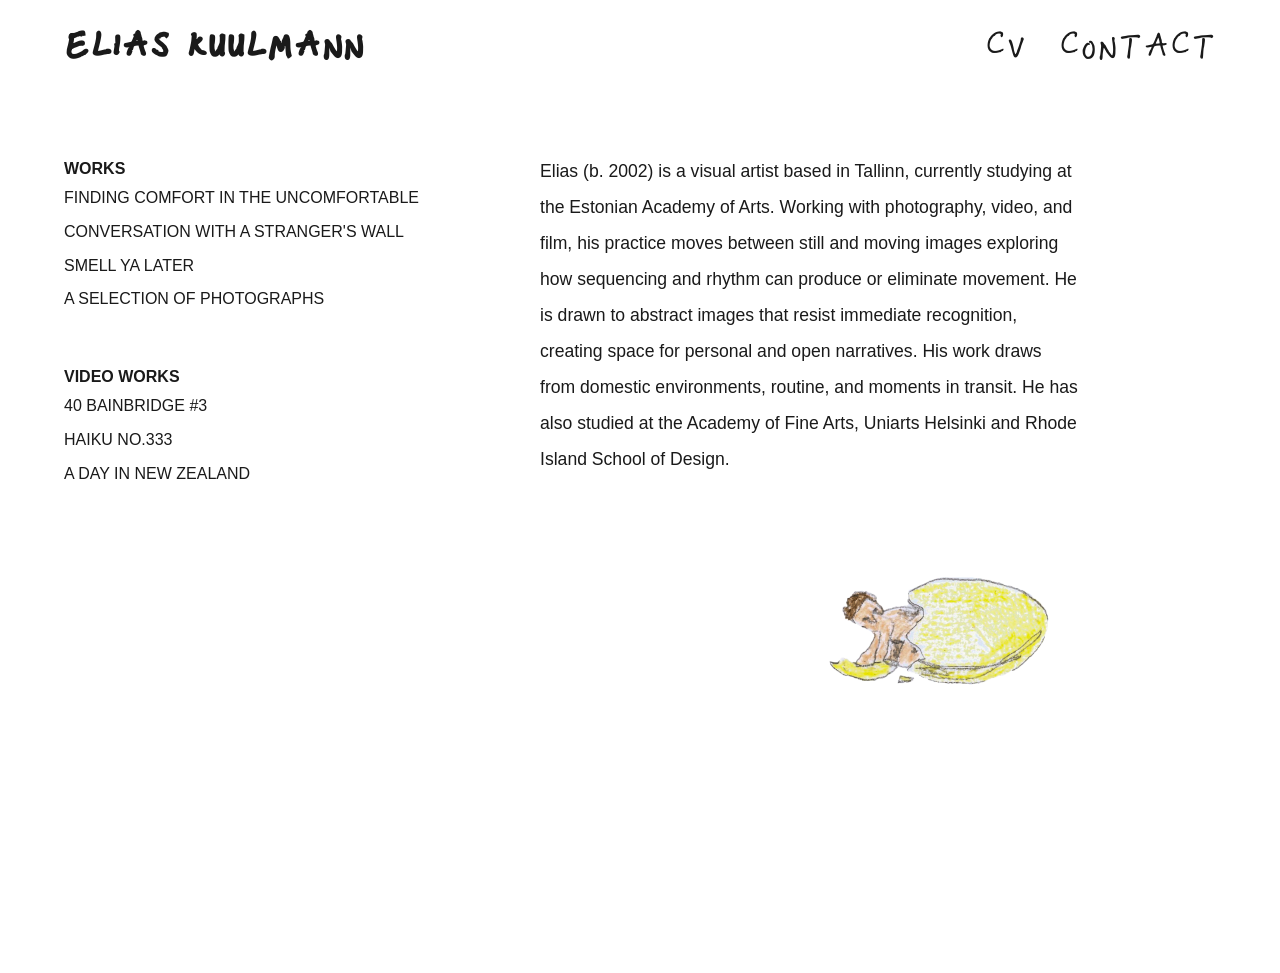
<file: index.html>
<!DOCTYPE html>
<html lang="en">

<head>
  <link rel="icon" type="image/png" href="favicon.png">
  <meta charset="UTF-8">
  <meta name="viewport" content="width=device-width, initial-scale=1.0">
  <title>Elias Kuulmann</title>
  <link rel="stylesheet" href="style.css">
  <link rel="preconnect" href="https://fonts.googleapis.com">
  <link
    href="https://fonts.googleapis.com/css2?family=Caveat:wght@400;600;700&family=DM+Sans:ital,wght@0,300;0,400;0,500;1,300;1,400&display=swap"
    rel="stylesheet">
  <link
    href="https://fonts.googleapis.com/css2?family=Caveat:wght@400;600;700&family=DM+Sans:ital,wght@0,300;0,400;0,500;1,300;1,400&display=swap"
    rel="stylesheet">
  <style>
    .home-right {
      flex: 1;
      padding: 2.5rem;
      display: flex;
      flex-direction: column;
      justify-content: flex-start;
      align-items: flex-end;
      padding-top: 3.30rem;

    }

    .home-bio {
      max-width: 700px;
      margin-right: 10rem;
      font-family: Helvetica, Arial, sans-serif;
      /* font-family: Helvetica, Arial, sans-serif; */
      font-size: 1.10rem;
      line-height: 2.25rem;
      color: var(--color-text);
    }

    .kooruv-beebi {
      display: block;
      width: 600px;
      margin-top: -9rem;
      /* reduce this */
      position: static;
    }
  </style>
</head>

<body>

  <nav class="nav">
    <a href="index.html" class="nav__name">Elias Kuulmann</a>
    <div class="nav__links">
      <a href="cv.html">CV</a>
      <a href="contact.html">Contact</a>
    </div>
  </nav>

  <main class="home">

    <aside class="works-list">
      <h2 class="works-list__heading">Works</h2>
      <ul class="works-list__items">
        <a href="finding-comfort.html" class="work-link">Finding Comfort in the Uncomfortable</a>
        <li><a href="conversation-wall.html" class="work-link">Conversation With a Stranger's Wall</a></li>
        <li><a href="smell-ya-later.html" class="work-link">Smell Ya Later</a></li>
        <li><a href="selection.html" class="work-link">A selection of photographs</a></li>
      </ul>

      <h2 class="works-list__heading">Video Works</h2>
      <ul class="works-list__items">
        <a href="bainbridge.html" class="work-link">40 Bainbridge #3</a>
        <li><a href="haiku-333.html" class="work-link">HAIKU No.333 </a></li>
        <li><a href="new-zealand.html" class="work-link">A Day In New Zealand</a></li>
      </ul>
    </aside>

    <div class="home-right">
      <p class="home-bio">Elias (b. 2002) is a
        visual artist based in Tallinn, currently studying at the Estonian Academy of Arts. Working with photography,
        video, and film, his practice moves between still and moving images exploring how sequencing and rhythm can
        produce or eliminate movement. He is drawn to abstract images that resist immediate recognition, creating space
        for personal and open narratives. His work draws from domestic environments, routine, and moments in transit. He
        has also studied at the Academy of Fine Arts, Uniarts Helsinki and Rhode Island School of Design.</p>

      <img src="images/Kooruv_beebi.png" alt="" class="kooruv-beebi">
    </div>

  </main>



</body>

</html>
</file>
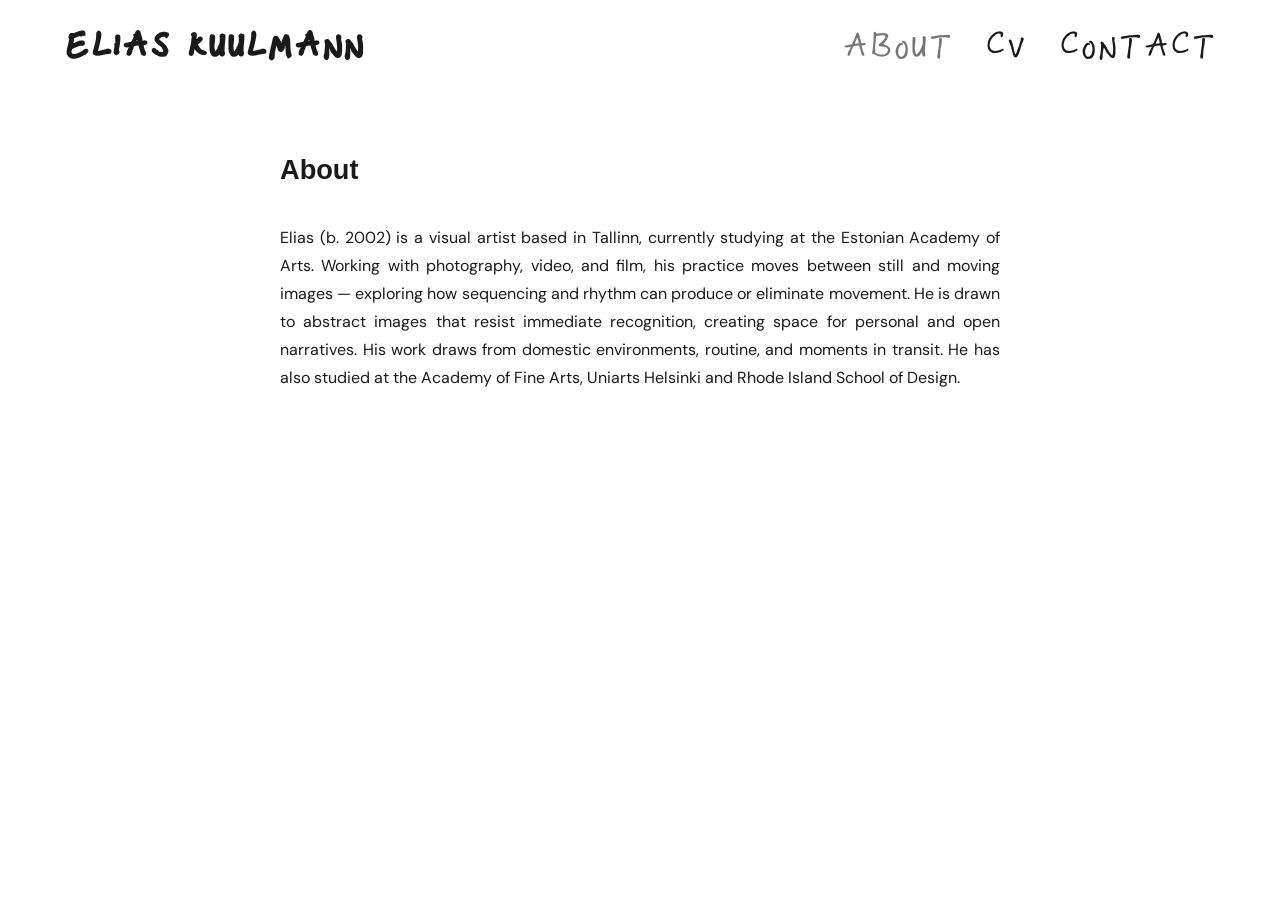
<file: about.html>
<!DOCTYPE html>
<html lang="en">

<head>
  <link rel="icon" type="image/png" href="favicon.png">
  <meta charset="UTF-8">
  <meta name="viewport" content="width=device-width, initial-scale=1.0">
  <title>About — Elias Kuulmann</title>
  <link rel="stylesheet" href="style.css">
  <link rel="preconnect" href="https://fonts.googleapis.com">
  <link
    href="https://fonts.googleapis.com/css2?family=Caveat:wght@400;600;700&family=DM+Sans:ital,wght@0,300;0,400;0,500;1,300;1,400&display=swap"
    rel="stylesheet">
</head>

<body>

  <nav class="nav">
    <a href="index.html" class="nav__name">Elias Kuulmann</a>
    <div class="nav__links">
      <a href="about.html" class="active">About</a>
      <a href="cv.html">CV</a>
      <a href="contact.html">Contact</a>
    </div>
  </nav>

  <main class="page page--about">
    <div class="page__content">
      <h1 class="page__title">About</h1>
      <div class="artist-statement">
        <p>
          Elias (b. 2002) is a visual artist based in Tallinn, currently studying at the Estonian Academy of Arts.
          Working with photography, video, and film, his practice moves between still and moving images — exploring how
          sequencing and rhythm can produce or eliminate movement. He is drawn to abstract images that resist immediate
          recognition, creating space for personal and open narratives. His work draws from domestic environments,
          routine, and moments in transit. He has also studied at the Academy of Fine Arts, Uniarts Helsinki and Rhode
          Island School of Design.
        </p>
      </div>
    </div>
  </main>

</body>

</html>
</file>
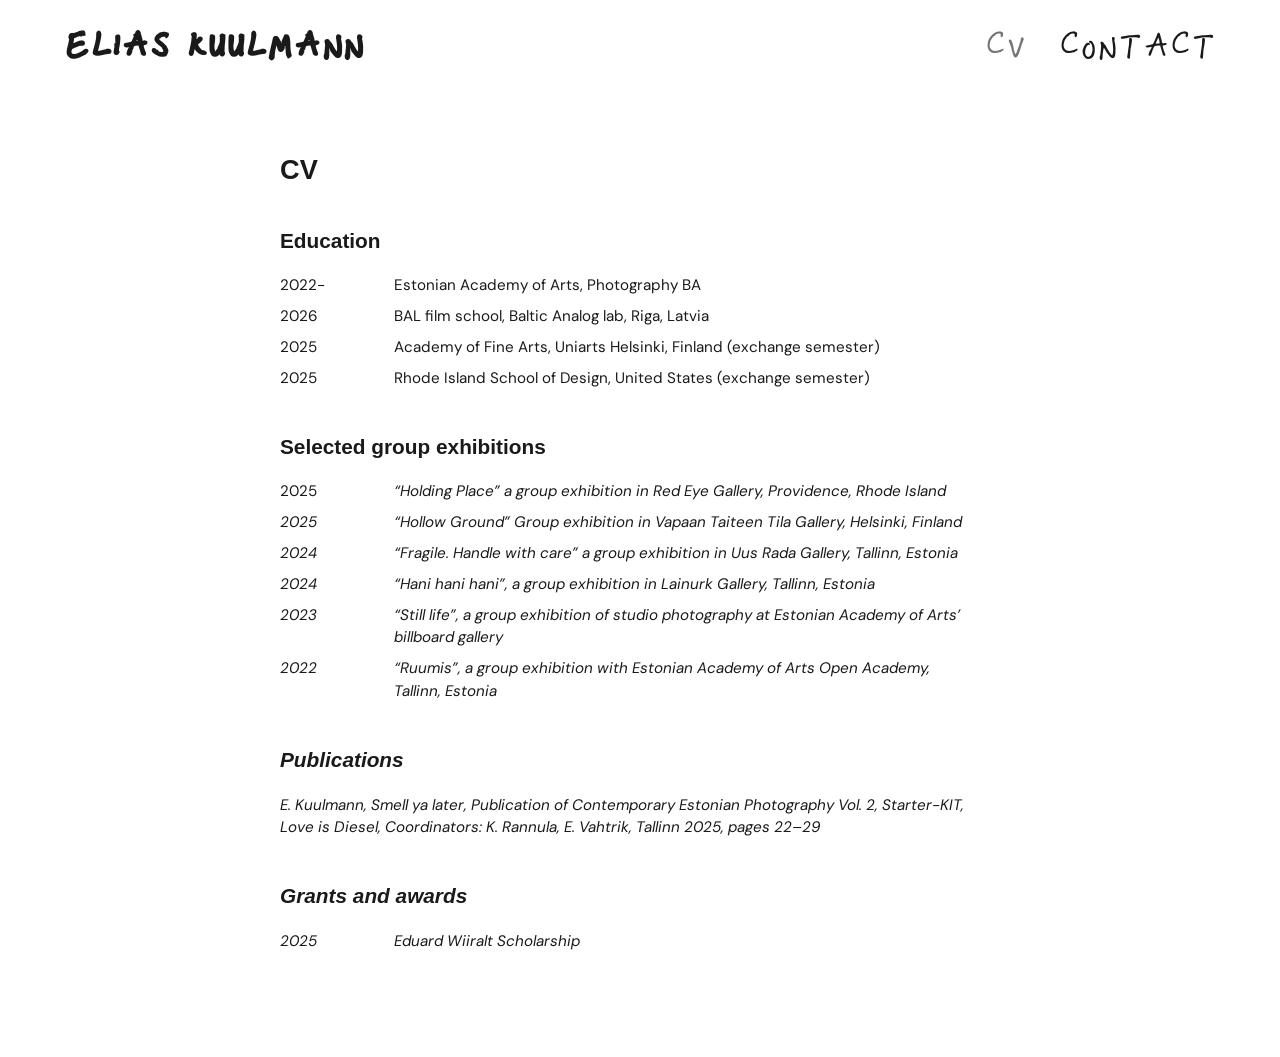
<file: cv.html>
<!DOCTYPE html>
<html lang="en">

<head>
  <link rel="icon" type="image/png" href="favicon.png">
  <meta charset="UTF-8">
  <meta name="viewport" content="width=device-width, initial-scale=1.0">
  <title>CV — Elias Kuulmann</title>
  <link rel="stylesheet" href="style.css">
  <link rel="preconnect" href="https://fonts.googleapis.com">
  <link
    href="https://fonts.googleapis.com/css2?family=Caveat:wght@400;600;700&family=DM+Sans:ital,wght@0,300;0,400;0,500;1,300;1,400&display=swap"
    rel="stylesheet">
</head>

<body>

  <nav class="nav">
    <a href="index.html" class="nav__name">Elias Kuulmann</a>
    <div class="nav__links">
      <!-- <a href="about.html">About</a> -->
      <a href="cv.html" class="active">CV</a>
      <a href="contact.html">Contact</a>
    </div>
  </nav>

  <main class="page page--cv">
    <div class="page__content">
      <h1 class="page__title">CV</h1>

      <div class="cv">
        <section class="cv__section">
          <h2>Education</h2>
          <div class="cv__entry">
            <span class="cv__year">2022-</span>
            <span class="cv__detail">Estonian Academy of Arts, Photography BA</span>
          </div>
          <div class="cv__entry">
            <span class="cv__year">2026</span>
            <span class="cv__detail">BAL film school, Baltic Analog lab, Riga, Latvia</span>
          </div>
          <div class="cv__entry">
            <span class="cv__year">2025</span>
            <span class="cv__detail">Academy of Fine Arts, Uniarts Helsinki, Finland (exchange semester)</span>
          </div>
          <div class="cv__entry">
            <span class="cv__year">2025</span>
            <span class="cv__detail">Rhode Island School of Design, United States (exchange semester)</span>
          </div>
        </section>

        <section class="cv__section">
          <h2>Selected group exhibitions</h2>
          <div class="cv__entry">
            <span class="cv__year">2025</span>
            <span class="cv__detail"><em>“Holding Place” a group exhibition in Red Eye Gallery, Providence, Rhode
                Island</span>
          </div>
          <div class="cv__entry">
            <span class="cv__year">2025</span>
            <span class="cv__detail"><em>“Hollow Ground” Group exhibition in Vapaan Taiteen Tila Gallery, Helsinki,
                Finland</span>
          </div>
          <div class="cv__entry">
            <span class="cv__year">2024</span>
            <span class="cv__detail">“Fragile. Handle with care” a group exhibition in Uus Rada Gallery, Tallinn,
              Estonia</span>
          </div>
          <div class="cv__entry">
            <span class="cv__year">2024</span>
            <span class="cv__detail"><em>“Hani hani hani”, a group exhibition in Lainurk Gallery, Tallinn,
                Estonia</span>
          </div>
          <div class="cv__entry">
            <span class="cv__year">2023</span>
            <span class="cv__detail"><em>“Still life”, a group exhibition of studio photography at Estonian Academy of
                Arts’ billboard gallery</span>
          </div>
          <div class="cv__entry">
            <span class="cv__year">2022</span>
            <span class="cv__detail"><em>“Ruumis”, a group exhibition with Estonian Academy of Arts Open Academy,
                Tallinn, Estonia</span>
          </div>
        </section>

        <section class="cv__section">
          <h2>Publications</h2>
          <div class="cv__entry">
            <span class="cv__detail"><em>E. Kuulmann, Smell ya later, Publication of Contemporary Estonian Photography
                Vol. 2, Starter-KIT, Love is Diesel, Coordinators: K. Rannula, E. Vahtrik, Tallinn 2025, pages
                22–29</span>
          </div>
        </section>

        <section class="cv__section">
          <h2>Grants and awards</h2>
          <div class="cv__entry">
            <span class="cv__year">2025</span>
            <span class="cv__detail">Eduard Wiiralt Scholarship</span>
          </div>
        </section>

      </div>
    </div>
  </main>

</body>

</html>
</file>
<file: style.css>
/* ============================================
   ELIAS KUULMANN — PORTFOLIO
   ============================================ */

@font-face {
  font-family: 'EliasHand';
  src: url('./fonts/Myfont-Regular.otf') format('opentype');
  font-weight: normal;
  font-style: normal;
  font-display: swap;
}

/* --- VARIABLES --- */
:root {
  --font-hand-numbers: 'Caveat', cursive;
  --font-hand: 'EliasHand', 'Caveat', cursive;
  --font-body: 'DM Sans', sans-serif;

  --works-heading-margin-top: 5rem;
  --works-heading-margin-bottom: 0.6rem;

  /* FONT SIZES — edit these to change sizes */
  --size-nav-name: 4rem;
  --size-nav-links: 4rem;
  --size-works-heading: 1rem;
  --size-work-link: 1rem;

  --color-bg: #ffffff;
  --color-text: #1a1a1a;
  --color-text-light: #6b6560;
  --color-accent: #1a1a1a;
  --color-line: transparent;
  --color-hover: #3a3530;
  --color-postcard: #f0ebe2;
  --color-postcard-line: #c8bfb0;
  --color-stamp: #d4c5a9;

  --nav-height: 100px;
  --nav-padding: 4rem;
  --works-left: 4rem;
  --works-gap: 0.05rem;
  --works-section-gap: 2rem;
}

/* --- RESET --- */
*,
*::before,
*::after {
  margin: 0;
  padding: 0;
  box-sizing: border-box;
}

html {
  font-size: 16px;
  -webkit-font-smoothing: antialiased;
}

body {
  font-family: var(--font-body);
  background: var(--color-bg);
  color: var(--color-text);
  line-height: 1.6;
  min-height: 100vh;
}

a {
  color: inherit;
  text-decoration: none;
}

ul {
  list-style: none;
}

/* ============================================
   NAVIGATION
   ============================================ */
.nav {
  text-transform: uppercase;
  position: fixed;
  top: 0;
  left: 0;
  right: 0;
  height: var(--nav-height);
  display: flex;
  flex-direction: row;
  flex-wrap: nowrap;
  align-items: center;
  justify-content: space-between;
  padding: 0 var(--nav-padding);
  background: var(--color-bg);
  z-index: 100;
  border-bottom: none;
}

.nav__name {
  font-family: var(--font-hand);
  font-size: var(--size-nav-name);
  font-weight: 700;
  letter-spacing: 0.01em;
  transition: opacity 0.2s;
}

.nav__name:hover {
  opacity: 0.6;
}

.nav__links {
  display: flex;
  flex-wrap: nowrap;
  gap: 2rem;
  font-family: var(--font-hand);
  font-size: var(--size-nav-links);
  white-space: nowrap;
}

.nav__links a {
  position: relative;
  transition: opacity 0.2s;
}

.nav__links a:hover,
.nav__links a.active {
  opacity: 0.6;
}

.nav__links a.active::after {
  display: none;
}

/* ============================================
   HOME PAGE — WORKS
   ============================================ */
.home {
  display: flex;
  min-height: 100vh;
  padding-top: var(--nav-height);
}

.works-list {
  text-transform: uppercase;
  width: 500px;
  min-width: 300px;
  padding: 2.5rem 2.5rem 2.5rem var(--works-left);
  min-height: calc(100vh - var(--nav-height));
}

.works-list__heading {
  font-family: Helvetica, Arial, sans-serif;
  font-size: var(--size-works-heading);
  font-weight: 600;
  margin-top: 1rem;
  margin-bottom: -3rem;
  padding-bottom: 0.3rem;
  display: inline-block;
}

.works-list__items {
  margin-bottom: var(--works-section-gap);
}

.works-list__items li {
  margin-bottom: 0rem;
}

.work-link {
  line-height: 2;
  font-family: Helvetica, Arial, sans-serif;
  font-size: var(--size-work-link);
  cursor: pointer;
  transition: opacity 0.2s;
  display: inline-block;
  padding: 0.05rem 0;
}

.work-link:hover,
.work-link.active {
  opacity: 0.55;
}

.works-preview {
  flex: 1;
  padding: 2.5rem;
  display: flex;
  flex-direction: column;
  align-items: center;
  justify-content: center;
  position: relative;
}

.works-preview__hint {
  font-family: var(--font-hand);
  font-size: 1.2rem;
  color: var(--color-text-light);
}

.works-preview__display {
  width: 100%;
  height: calc(100vh - var(--nav-height) - 5rem);
  display: flex;
  align-items: center;
  justify-content: center;
  position: relative;
}

.works-preview__display img {
  max-width: 100%;
  max-height: 100%;
  object-fit: contain;
  display: block;
  cursor: pointer;
}

.preview-nav {
  position: absolute;
  top: 50%;
  transform: translateY(-50%);
  background: none;
  border: none;
  font-size: 1.6rem;
  color: var(--color-text);
  cursor: pointer;
  opacity: 0.3;
  transition: opacity 0.2s;
  padding: 0.5rem;
}

.preview-nav:hover {
  opacity: 0.8;
}

.preview-nav--prev {
  left: 0;
}

.preview-nav--next {
  right: 0;
}

.works-preview__caption {
  font-family: var(--font-body);
  font-size: 0.85rem;
  color: var(--color-text-light);
  margin-top: 0.8rem;
  text-align: center;
}

.works-preview__counter {
  font-family: var(--font-body);
  font-size: 0.75rem;
  color: var(--color-text-light);
  opacity: 0.6;
  margin-top: 0.3rem;
}

/* ============================================
   LIGHTBOX
   ============================================ */
.lightbox {
  position: fixed;
  inset: 0;
  background: rgba(10, 10, 10, 0.92);
  z-index: 1000;
  display: none;
  align-items: center;
  justify-content: center;
  backdrop-filter: blur(4px);
}

.lightbox.open {
  display: flex;
}

.lightbox__close {
  position: absolute;
  top: 1.5rem;
  right: 2rem;
  background: none;
  border: none;
  color: #fff;
  font-size: 2rem;
  cursor: pointer;
  opacity: 0.7;
  transition: opacity 0.2s;
  z-index: 10;
}

.lightbox__close:hover {
  opacity: 1;
}

.lightbox__prev,
.lightbox__next {
  position: absolute;
  top: 50%;
  transform: translateY(-50%);
  background: none;
  border: none;
  color: #fff;
  font-size: 1.8rem;
  cursor: pointer;
  opacity: 0.5;
  transition: opacity 0.2s;
  padding: 1rem;
  z-index: 10;
}

.lightbox__prev {
  left: 1.5rem;
}

.lightbox__next {
  right: 1.5rem;
}

.lightbox__prev:hover,
.lightbox__next:hover {
  opacity: 1;
}

.lightbox__content {
  text-align: center;
  max-width: 85vw;
  max-height: 85vh;
}

.lightbox__img {
  max-width: 85vw;
  max-height: 78vh;
  object-fit: contain;
  border-radius: 2px;
}

.lightbox__caption {
  color: rgba(255, 255, 255, 0.7);
  font-family: var(--font-body);
  font-size: 0.85rem;
  margin-top: 1rem;
}

.lightbox__counter {
  color: rgba(255, 255, 255, 0.4);
  font-family: var(--font-body);
  font-size: 0.75rem;
  margin-top: 0.3rem;
}

/* ============================================
   INNER PAGES (About, CV)
   ============================================ */
.page {
  min-height: 100vh;
  padding-top: calc(var(--nav-height) + 3rem);
  padding-bottom: 4rem;
}

.page__content {
  max-width: 800px;
  margin: 0 auto;
  padding: 0 2.5rem;
}

.page__title {
  font-family: Helvetica, Arial, sans-serif;
  font-size: 1.7rem;
  font-weight: 700;
  margin-bottom: 2rem;
}

.artist-statement p {
  margin-bottom: 1.2rem;
  font-size: 1rem;
  line-height: 1.75;
  color: var(--color-text);
  text-align: justify;
  max-width: 900px;
}

.cv__section {
  margin-bottom: 2.5rem;
}

.cv__section h2 {
  font-family: Helvetica, Arial, sans-serif;
  font-size: 1.3rem;
  font-weight: 600;
  margin-bottom: 0.8rem;
  padding-bottom: 0.3rem;
  display: inline-block;
}

.cv__entry {
  display: flex;
  gap: 1.5rem;
  margin-bottom: 0.5rem;
  font-size: 0.95rem;
  line-height: 1.5;
}

.cv__year {
  min-width: 90px;
  color: var(--color-text);
  font-variant-numeric: tabular-nums;
}

/* ============================================
   CONTACT — POSTCARD
   ============================================ */
.page--contact {
  display: flex;
  flex-direction: column;
  align-items: center;
  justify-content: center;
  min-height: 100vh;
  padding-top: calc(var(--nav-height) + 2rem);
}

.postcard-title {
  font-family: var(--font-hand);
  font-size: 2.2rem;
  font-weight: 700;
  margin-bottom: 1.5rem;
  text-align: center;
}

.postcard {
  width: 100%;
  max-width: 900px;
  background: var(--color-postcard);
  border-radius: 4px;
  box-shadow: 0 1px 3px rgba(0, 0, 0, 0.06), 0 8px 24px rgba(0, 0, 0, 0.08);
  padding: 2.5rem;
  position: relative;
  overflow: hidden;
}

.postcard__inner {
  display: flex;
  gap: 2rem;
  position: relative;
  z-index: 1;
  background: var(--color-postcard);
}

.postcard__left {
  flex: 1;
  display: flex;
  flex-direction: column;
  gap: 1.5rem;
}

.postcard__stamp {
  width: 72px;
  height: 88px;
  border: 2px dashed var(--color-stamp);
  border-radius: 2px;
  display: flex;
  align-items: center;
  justify-content: center;
  align-self: flex-end;
  margin-bottom: 0.5rem;
}

.postcard__fields-left {
  display: flex;
  flex-direction: column;
  gap: 1rem;
}

.postcard__divider {
  width: 1.5px;
  background: var(--color-postcard-line);
  align-self: stretch;
}

.postcard__right {
  flex: 1.3;
  display: flex;
  flex-direction: column;
}

.postcard__field label {
  display: block;
  font-family: var(--font-hand);
  font-size: 1rem;
  margin-bottom: 0.3rem;
  color: var(--color-text-light);
}

.postcard__field input,
.postcard__field textarea {
  width: 100%;
  background: transparent;
  border: none;
  border-bottom: 1.5px solid var(--color-postcard-line);
  font-family: var(--font-body);
  font-size: 0.95rem;
  color: var(--color-text);
  padding: 0.4rem 0;
  outline: none;
  transition: border-color 0.2s;
  resize: none;
}

.postcard__field input:focus,
.postcard__field textarea:focus {
  border-color: var(--color-text);
}

.postcard__field textarea {
  border-bottom: none;
  line-height: 1.75;
  background-image: repeating-linear-gradient(0deg, transparent, transparent 27px, var(--color-postcard-line) 27px, var(--color-postcard-line) 28px);
  background-position: 0 4px;
  line-height: 28px;
  padding-top: 4px;
}

.postcard__field--message {
  flex: 1;
}

.postcard__send {
  align-self: flex-end;
  margin-top: 1rem;
  background: var(--color-text);
  color: var(--color-bg);
  border: none;
  font-family: var(--font-hand);
  font-size: 1.1rem;
  padding: 0.5rem 1.8rem;
  border-radius: 2px;
  cursor: pointer;
  transition: opacity 0.2s;
}

.postcard__send:hover {
  opacity: 0.8;
}

.postcard-confirmation {
  display: flex;
  align-items: center;
  justify-content: center;
  min-height: 200px;
}

.postcard-confirmation__text {
  font-family: var(--font-hand);
  font-size: 1.5rem;
  color: var(--color-text);
}

.postcard__lines {
  display: none;
}

/* ============================================
   INDIVIDUAL WORK PAGE
   ============================================ */
.work-page {
  max-width: 900px;
  margin: 0 auto;
  padding: calc(var(--nav-height) + 3rem) 2.5rem 5rem;
}

.work-page__title {
  font-family: Helvetica, Arial, sans-serif;
  font-size: 1.9rem;
  font-weight: 700;
  text-align: left;
  margin-bottom: 2rem;
}

.work-page__year {
  font-family: Helvetica, Arial, sans-serif;
  font-size: 1.9rem;
  font-weight: 700;
  text-align: left;
  margin-top: -2.5rem;
  margin-bottom: 2rem;
  color: var(--color-text);
}

.work-page__description {
  max-width: 100%;
  margin: 0 0 5rem;
  text-align: justify;
}

.work-page__description p {
  font-family: var(--font-body);
  font-size: 1rem;
  line-height: 1.75;
  margin-bottom: 1.2rem;
  color: var(--color-text);
}

.work-page__meta {
  max-width: 100%;
  margin: 0 0 5rem;
  text-align: left;
}

.work-page__meta p {
  font-family: var(--font-body);
  font-size: 0.9rem;
  color: var(--color-text);
  font-style: italic;
}

.work-page__photos {
  display: flex;
  flex-direction: column;
  gap: 3rem;
  margin-bottom: 4rem;
}

.work-page__image {
  text-align: center;
}

.work-page__image img {
  max-width: 100%;
  height: auto;
  display: block;
  margin: 0 auto;
}

.work-page__image--full img {
  width: 95%;
}

.work-page__image--portrait {
  max-width: 700px;
  margin: 0 auto;
}

.work-page__image--portrait img {
  width: 100%;
}

.work-page__series {
  display: flex;
  gap: 1rem;
  align-items: flex-start;
}

.work-page__series figure {
  flex: 1;
  min-width: 0;
}

.work-page__series img {
  width: 100%;
  height: auto;
  display: block;
}

.work-page__image figcaption,
.work-page__series figcaption {
  font-family: var(--font-body);
  font-size: 0.8rem;
  color: var(--color-text-light);
  margin-top: 0.5rem;
  text-align: center;
}

.work-page__back {
  text-transform: uppercase;
  display: inline-block;
  font-family: Helvetica, Arial, sans-serif;
  font-size: 1.0rem;
  color: var(--color-text);
  opacity: 0.5;
  transition: opacity 0.2s;
}

.work-page__back:hover {
  opacity: 1;
}

/* ============================================
   RESPONSIVE — TABLET
   ============================================ */
@media (max-width: 768px) {
  .nav {
    padding: 0 1.5rem;
    height: 70px;
  }

  :root {
    --nav-height: 70px;
  }

  .nav__name {
    font-size: calc(var(--size-nav-name) * 0.55);
  }

  .nav__links {
    gap: 1rem;
    font-size: calc(var(--size-nav-links) * 0.55);
  }

  .home {
    flex-direction: column;
  }

  .works-list {
    width: 100%;
    min-width: unset;
    min-height: auto;
    padding: 2rem 1.5rem;
  }

  .works-list__heading {
    margin-bottom: -1.5rem;
  }

  .work-page {
    padding: calc(var(--nav-height) + 2rem) 1.2rem 3rem;
  }

  .work-page__title {
    font-size: 1.4rem;
  }

  .work-page__year {
    font-size: 1.4rem;
  }

  .work-page__series {
    flex-direction: column;
  }

  .work-page__image--portrait {
    max-width: 100%;
  }

  .work-page__image--full img {
    width: 100%;
  }

  .page__content {
    padding: 0 1.2rem;
  }

  .cv__entry {
    flex-direction: column;
    gap: 0.2rem;
  }

  .cv__year {
    min-width: unset;
  }

  .postcard {
    padding: 1.5rem;
    max-width: 95vw;
  }

  .postcard__inner {
    flex-direction: column;
  }

  .postcard__divider {
    width: 100%;
    height: 1.5px;
  }

  .postcard__stamp {
    align-self: flex-start;
  }
}

/* ============================================
   RESPONSIVE — MOBILE
   ============================================ */
@media (max-width: 480px) {
  .nav__name {
    font-size: calc(var(--size-nav-name) * 0.45);
  }

  .nav__links {
    gap: 0.8rem;
    font-size: calc(var(--size-nav-links) * 0.45);
  }

  .works-list {
    padding: 1.5rem 1.2rem;
  }

  /* Bio on main page */
  .home-right {
    width: 100% !important;
    padding: 1.5rem 1.2rem !important;
    align-items: flex-start !important;
    justify-content: flex-start !important;
  }

  .home-bio {
    max-width: 100% !important;
    width: 100% !important;
    margin-right: 0 !important;
    font-size: 2rem !important;
  }

  /* Egg — not fixed on mobile */
  .kooruv-beebi {
    position: static !important;
    display: block;
    width: 400px !important;
    margin-top: 2rem;
  }
}

.kooruv-beebi {
  bottom: 2rem;
  right: 2rem;
  width: 140px;
  pointer-events: none;
}
</file>
